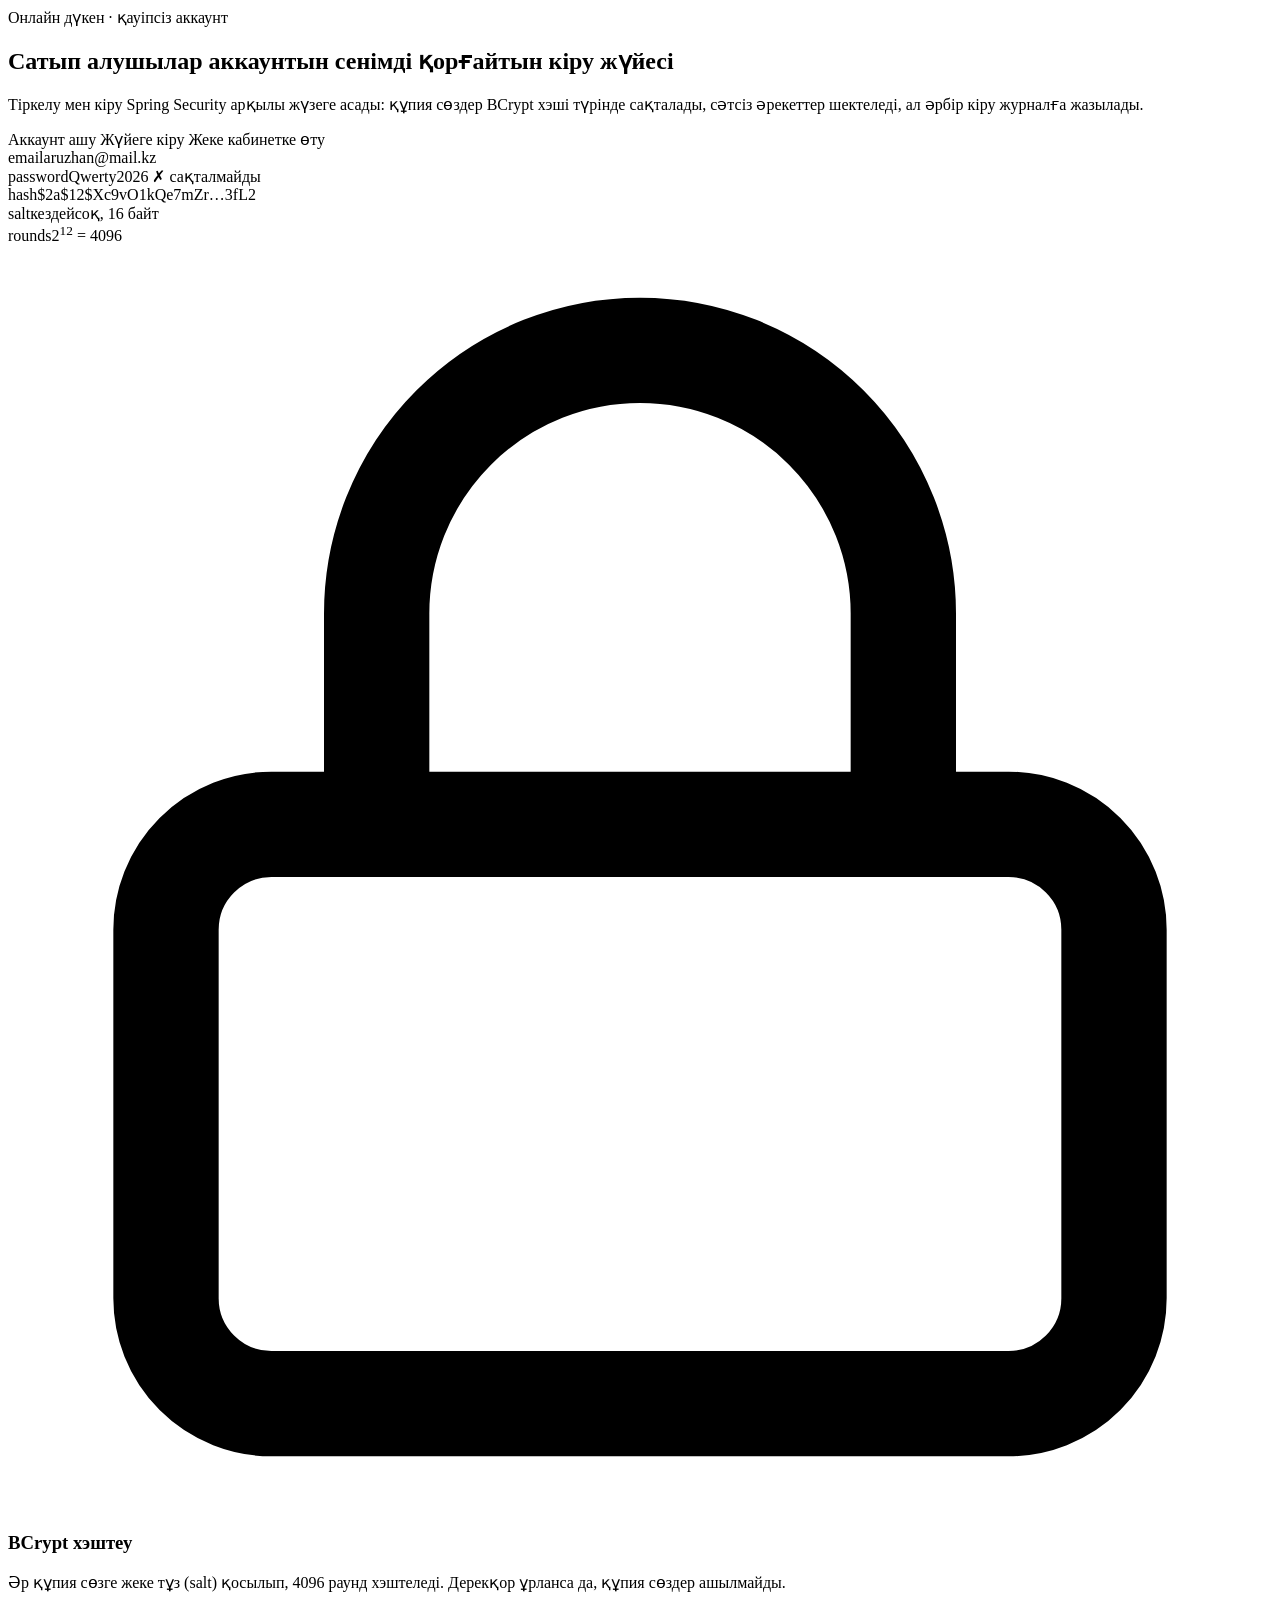
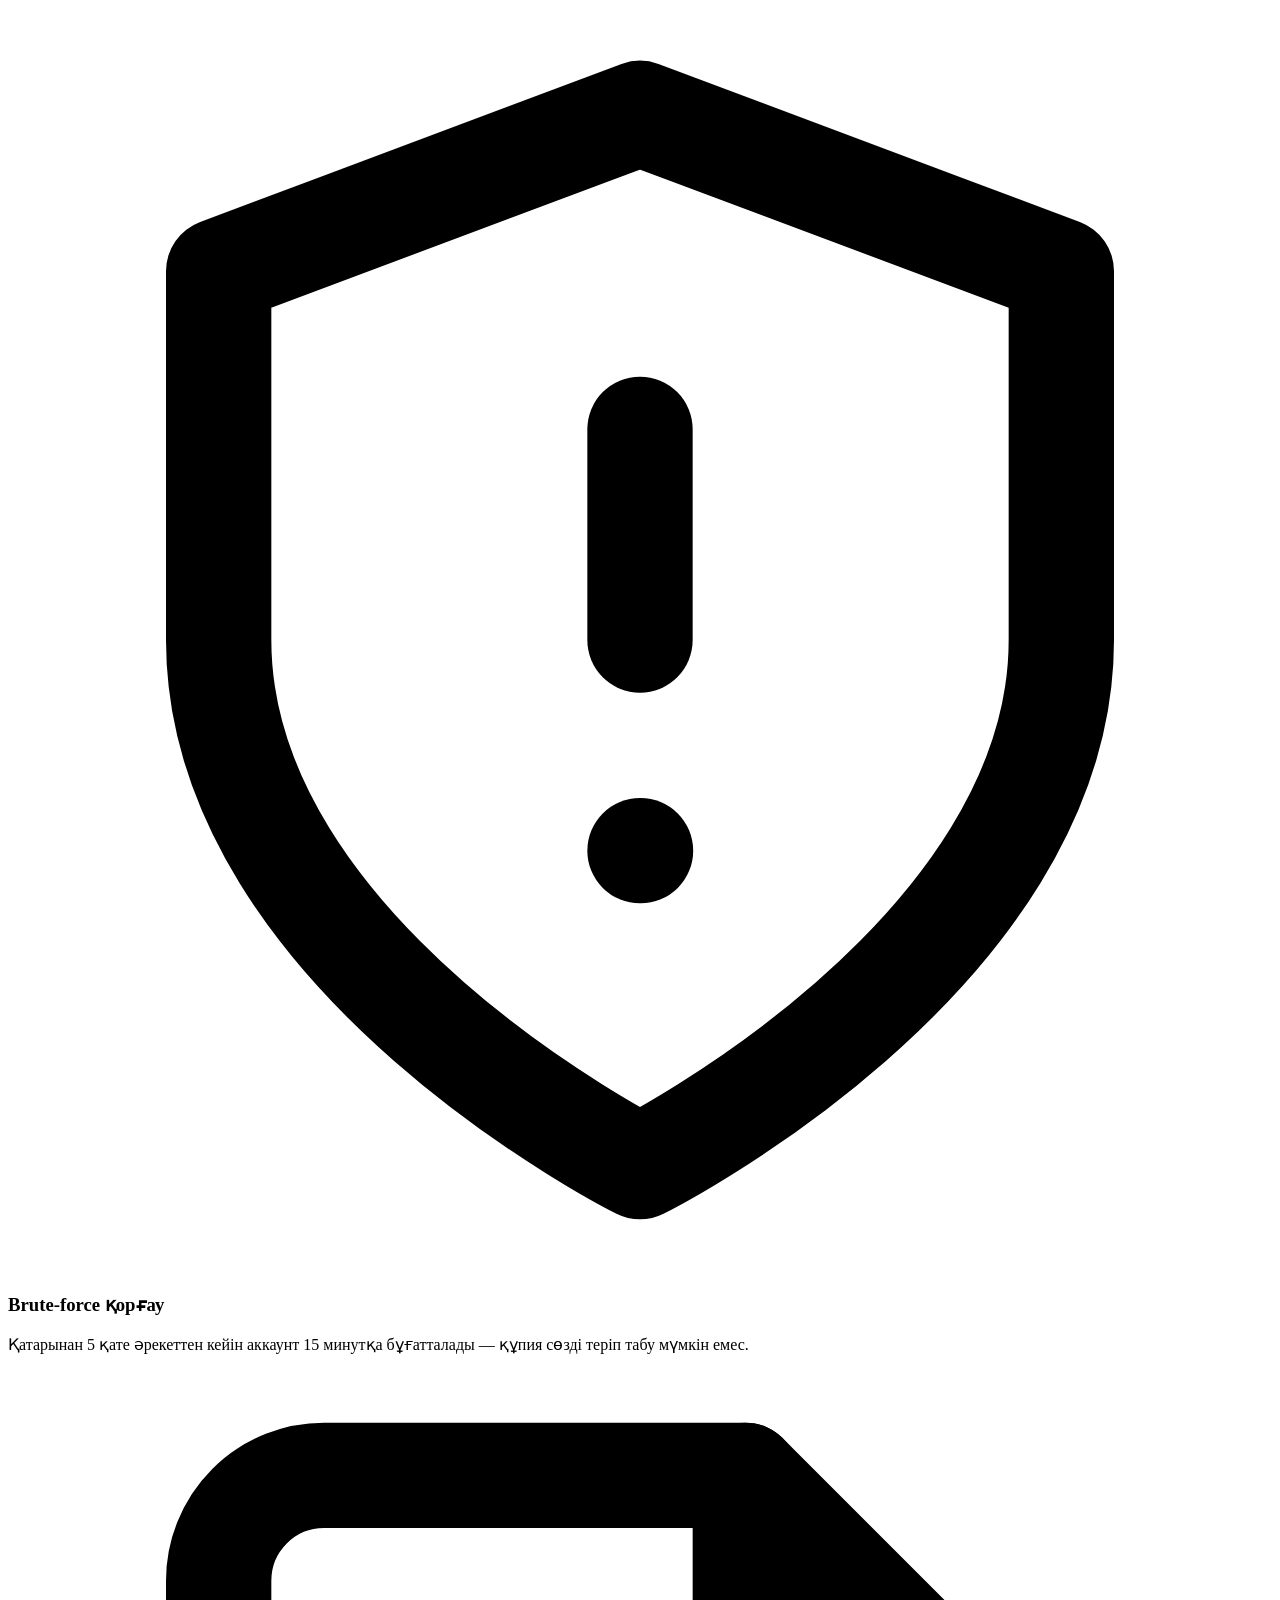
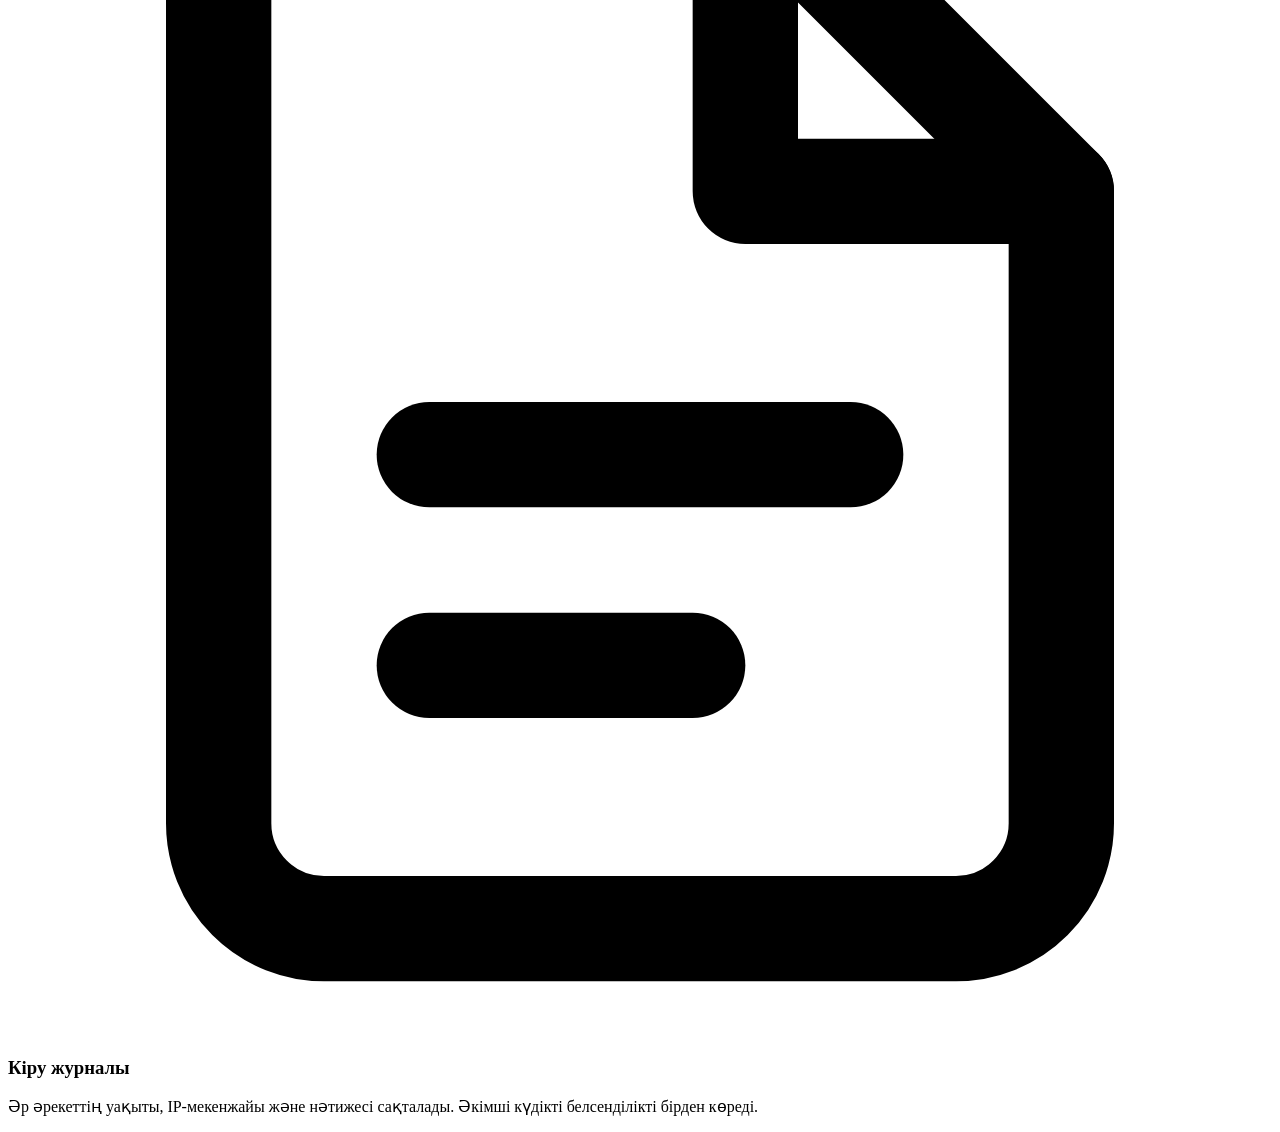
<file: src/main/resources/templates/index.html>
<!DOCTYPE html>
<html lang="kk" xmlns:th="http://www.thymeleaf.org" xmlns:sec="http://www.thymeleaf.org/extras/spring-security">
<head th:replace="~{fragments :: head('Басты бет')}"></head>
<body>
<header th:replace="~{fragments :: header}"></header>

<main>
    <section class="hero">
        <div class="container">
            <div>
                <span class="eyebrow">Онлайн дүкен · қауіпсіз аккаунт</span>
                <h1>Сатып алушылар аккаунтын сенімді қорғайтын кіру жүйесі</h1>
                <p>Тіркелу мен кіру Spring Security арқылы жүзеге асады: құпия сөздер BCrypt хэші түрінде сақталады,
                    сәтсіз әрекеттер шектеледі, ал әрбір кіру журналға жазылады.</p>
                <div class="hero-actions">
                    <a sec:authorize="isAnonymous()" class="btn btn-primary" th:href="@{/register}">Аккаунт ашу</a>
                    <a sec:authorize="isAnonymous()" class="btn btn-ghost" th:href="@{/login}">Жүйеге кіру</a>
                    <a sec:authorize="isAuthenticated()" class="btn btn-primary" th:href="@{/account}">Жеке кабинетке өту</a>
                </div>
            </div>
            <div class="hero-card" aria-label="Дерекқорда сақталатын мысал">
                <div class="row"><span class="k">email</span><span>aruzhan@mail.kz</span></div>
                <div class="row"><span class="k">password</span><span class="bad">Qwerty2026 ✗ сақталмайды</span></div>
                <div class="row"><span class="k">hash</span><span class="hash">$2a$12$Xc9vO1kQe7mZr…3fL2</span></div>
                <div class="row"><span class="k">salt</span><span>кездейсоқ, 16 байт</span></div>
                <div class="row"><span class="k">rounds</span><span>2<sup>12</sup> = 4096</span></div>
            </div>
        </div>
    </section>

    <section class="features">
        <div class="container grid-3">
            <div class="feature">
                <div class="icon"><svg viewBox="0 0 24 24" fill="none" stroke="currentColor" stroke-width="2" stroke-linecap="round" stroke-linejoin="round"><rect x="3" y="11" width="18" height="11" rx="2"/><path d="M7 11V7a5 5 0 0 1 10 0v4"/></svg></div>
                <h3>BCrypt хэштеу</h3>
                <p>Әр құпия сөзге жеке тұз (salt) қосылып, 4096 раунд хэштеледі. Дерекқор ұрланса да, құпия сөздер ашылмайды.</p>
            </div>
            <div class="feature">
                <div class="icon"><svg viewBox="0 0 24 24" fill="none" stroke="currentColor" stroke-width="2" stroke-linecap="round" stroke-linejoin="round"><path d="M12 22s8-4 8-10V5l-8-3-8 3v7c0 6 8 10 8 10z"/><path d="M12 8v4"/><path d="M12 16h.01"/></svg></div>
                <h3>Brute-force қорғау</h3>
                <p>Қатарынан 5 қате әрекеттен кейін аккаунт 15 минутқа бұғатталады — құпия сөзді теріп табу мүмкін емес.</p>
            </div>
            <div class="feature">
                <div class="icon"><svg viewBox="0 0 24 24" fill="none" stroke="currentColor" stroke-width="2" stroke-linecap="round" stroke-linejoin="round"><path d="M14 2H6a2 2 0 0 0-2 2v16a2 2 0 0 0 2 2h12a2 2 0 0 0 2-2V8z"/><path d="M14 2v6h6"/><path d="M8 13h8"/><path d="M8 17h5"/></svg></div>
                <h3>Кіру журналы</h3>
                <p>Әр әрекеттің уақыты, IP-мекенжайы және нәтижесі сақталады. Әкімші күдікті белсенділікті бірден көреді.</p>
            </div>
        </div>
    </section>
</main>

<footer th:replace="~{fragments :: footer}"></footer>
</body>
</html>
</file>
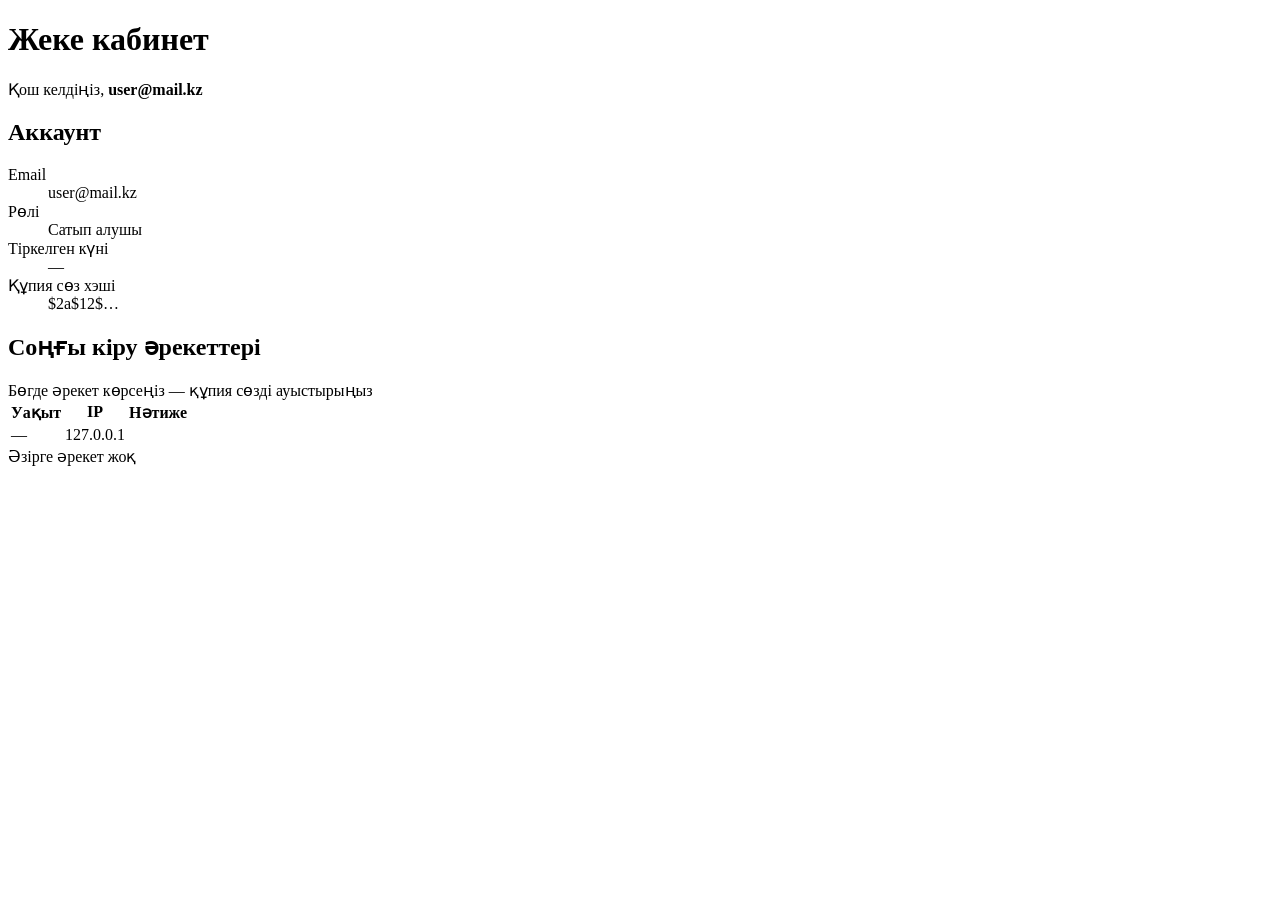
<file: src/main/resources/templates/account.html>
<!DOCTYPE html>
<html lang="kk" xmlns:th="http://www.thymeleaf.org">
<head th:replace="~{fragments :: head('Жеке кабинет')}"></head>
<body>
<header th:replace="~{fragments :: header}"></header>

<main class="container">
    <div class="page-head">
        <div>
            <h1>Жеке кабинет</h1>
            <p>Қош келдіңіз, <strong th:text="${user.email}">user@mail.kz</strong></p>
        </div>
    </div>

    <div class="two-col">
        <section class="card">
            <div class="card-head"><h2>Аккаунт</h2></div>
            <div class="card-body">
                <dl class="info-list">
                    <dt>Email</dt><dd th:text="${user.email}">user@mail.kz</dd>
                    <dt>Рөлі</dt>
                    <dd><span th:class="${user.role.name() == 'ADMIN'} ? 'badge badge-admin' : 'badge badge-user'"
                              th:text="${user.role.name() == 'ADMIN'} ? 'Әкімші' : 'Сатып алушы'">Сатып алушы</span></dd>
                    <dt>Тіркелген күні</dt><dd th:text="${@fmt.time(user.createdAt)}">—</dd>
                    <dt>Құпия сөз хэші</dt>
                    <dd class="mono" th:text="${#strings.substring(user.password, 0, 7)} + '…' + ' (BCrypt)'">$2a$12$…</dd>
                </dl>
            </div>
        </section>

        <section class="card">
            <div class="card-head"><h2>Соңғы кіру әрекеттері</h2><span>Бөгде әрекет көрсеңіз — құпия сөзді ауыстырыңыз</span></div>
            <div class="table-wrap">
                <table>
                    <thead><tr><th>Уақыт</th><th>IP</th><th>Нәтиже</th></tr></thead>
                    <tbody>
                    <tr th:each="a : ${attempts}">
                        <td th:text="${@fmt.time(a.createdAt)}">—</td>
                        <td class="mono" th:text="${a.ipAddress}">127.0.0.1</td>
                        <td><span th:replace="~{fragments :: result-badge(${a.result})}"></span></td>
                    </tr>
                    </tbody>
                </table>
                <div class="empty" th:if="${#lists.isEmpty(attempts)}">Әзірге әрекет жоқ</div>
            </div>
        </section>
    </div>
</main>

<footer th:replace="~{fragments :: footer}"></footer>
</body>
</html>
</file>
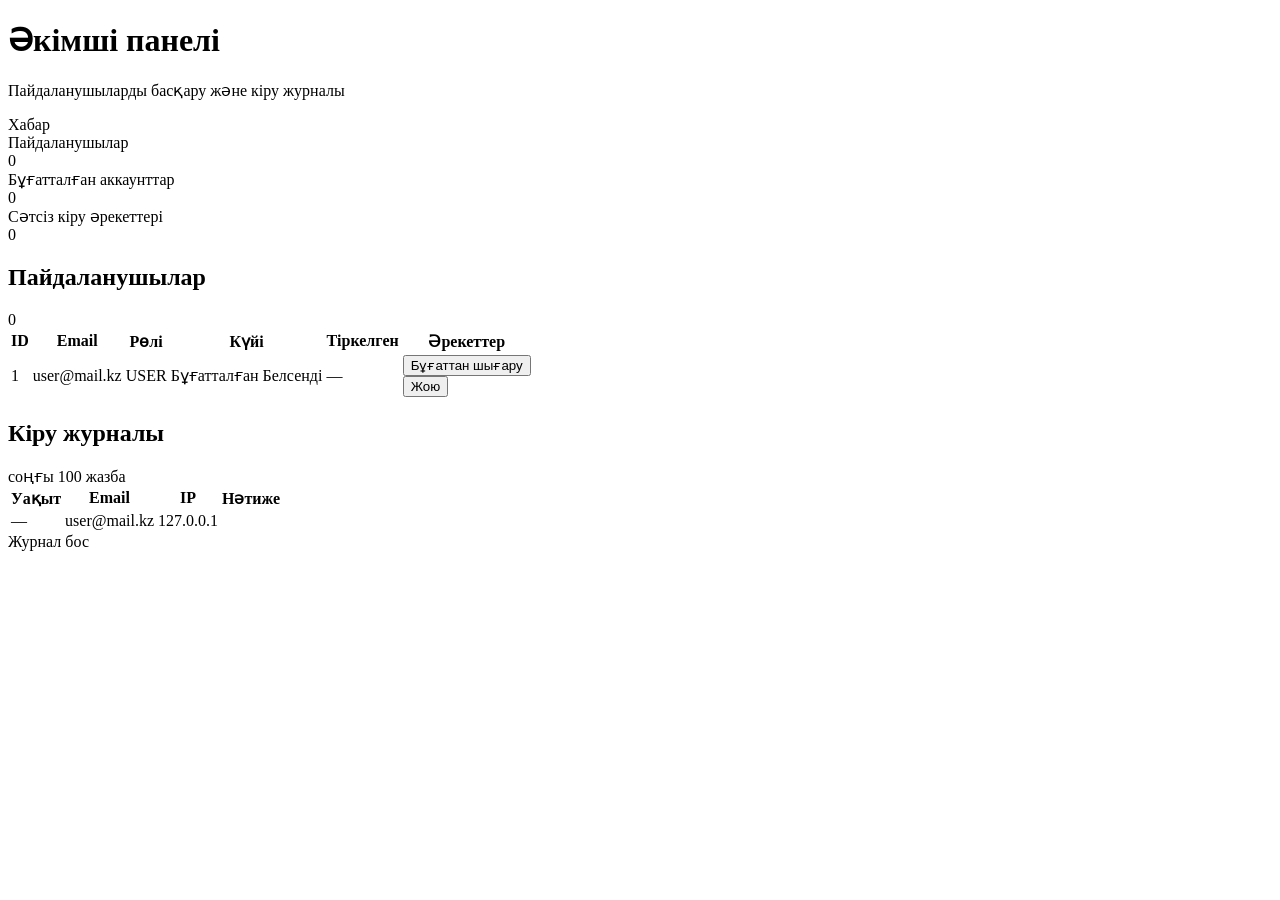
<file: src/main/resources/templates/admin.html>
<!DOCTYPE html>
<html lang="kk" xmlns:th="http://www.thymeleaf.org">
<head th:replace="~{fragments :: head('Әкімші панелі')}"></head>
<body>
<header th:replace="~{fragments :: header}"></header>

<main class="container">
    <div class="page-head">
        <div>
            <h1>Әкімші панелі</h1>
            <p>Пайдаланушыларды басқару және кіру журналы</p>
        </div>
    </div>

    <div class="alert alert-ok" th:if="${message}" th:text="${message}" role="status">Хабар</div>

    <div class="stats">
        <div class="stat"><div class="label">Пайдаланушылар</div><div class="value" th:text="${totalUsers}">0</div></div>
        <div class="stat warn"><div class="label">Бұғатталған аккаунттар</div><div class="value" th:text="${lockedUsers}">0</div></div>
        <div class="stat danger"><div class="label">Сәтсіз кіру әрекеттері</div><div class="value" th:text="${failedAttempts}">0</div></div>
    </div>

    <section class="card">
        <div class="card-head"><h2>Пайдаланушылар</h2><span th:text="${totalUsers} + ' аккаунт'">0</span></div>
        <div class="table-wrap">
            <table>
                <thead><tr><th>ID</th><th>Email</th><th>Рөлі</th><th>Күйі</th><th>Тіркелген</th><th>Әрекеттер</th></tr></thead>
                <tbody>
                <tr th:each="u : ${users}">
                    <td th:text="${u.id}">1</td>
                    <td th:text="${u.email}">user@mail.kz</td>
                    <td><span th:class="${u.role.name() == 'ADMIN'} ? 'badge badge-admin' : 'badge badge-user'" th:text="${u.role}">USER</span></td>
                    <td>
                        <span th:if="${u.isLocked(now)}" class="badge badge-warn"
                              th:text="'Бұғатталған · ' + ${@fmt.time(u.lockedUntil)} + ' дейін'">Бұғатталған</span>
                        <span th:unless="${u.isLocked(now)}" class="badge badge-ok"
                              th:text="${u.failedAttempts > 0} ? 'Белсенді · қате: ' + ${u.failedAttempts} : 'Белсенді'">Белсенді</span>
                    </td>
                    <td th:text="${@fmt.time(u.createdAt)}">—</td>
                    <td class="actions">
                        <form th:if="${u.isLocked(now)}" th:action="@{/admin/users/{id}/unlock(id=${u.id})}" method="post">
                            <button class="btn btn-sm btn-outline" type="submit">Бұғаттан шығару</button>
                        </form>
                        <form th:if="${u.role.name() != 'ADMIN'}" th:action="@{/admin/users/{id}/delete(id=${u.id})}" method="post">
                            <button class="btn btn-sm btn-danger" type="submit">Жою</button>
                        </form>
                    </td>
                </tr>
                </tbody>
            </table>
        </div>
    </section>

    <section class="card">
        <div class="card-head"><h2>Кіру журналы</h2><span>соңғы 100 жазба</span></div>
        <div class="table-wrap">
            <table>
                <thead><tr><th>Уақыт</th><th>Email</th><th>IP</th><th>Нәтиже</th></tr></thead>
                <tbody>
                <tr th:each="a : ${attempts}">
                    <td th:text="${@fmt.time(a.createdAt)}">—</td>
                    <td th:text="${a.email}">user@mail.kz</td>
                    <td class="mono" th:text="${a.ipAddress}">127.0.0.1</td>
                    <td><span th:replace="~{fragments :: result-badge(${a.result})}"></span></td>
                </tr>
                </tbody>
            </table>
            <div class="empty" th:if="${#lists.isEmpty(attempts)}">Журнал бос</div>
        </div>
    </section>
</main>

<footer th:replace="~{fragments :: footer}"></footer>
</body>
</html>
</file>
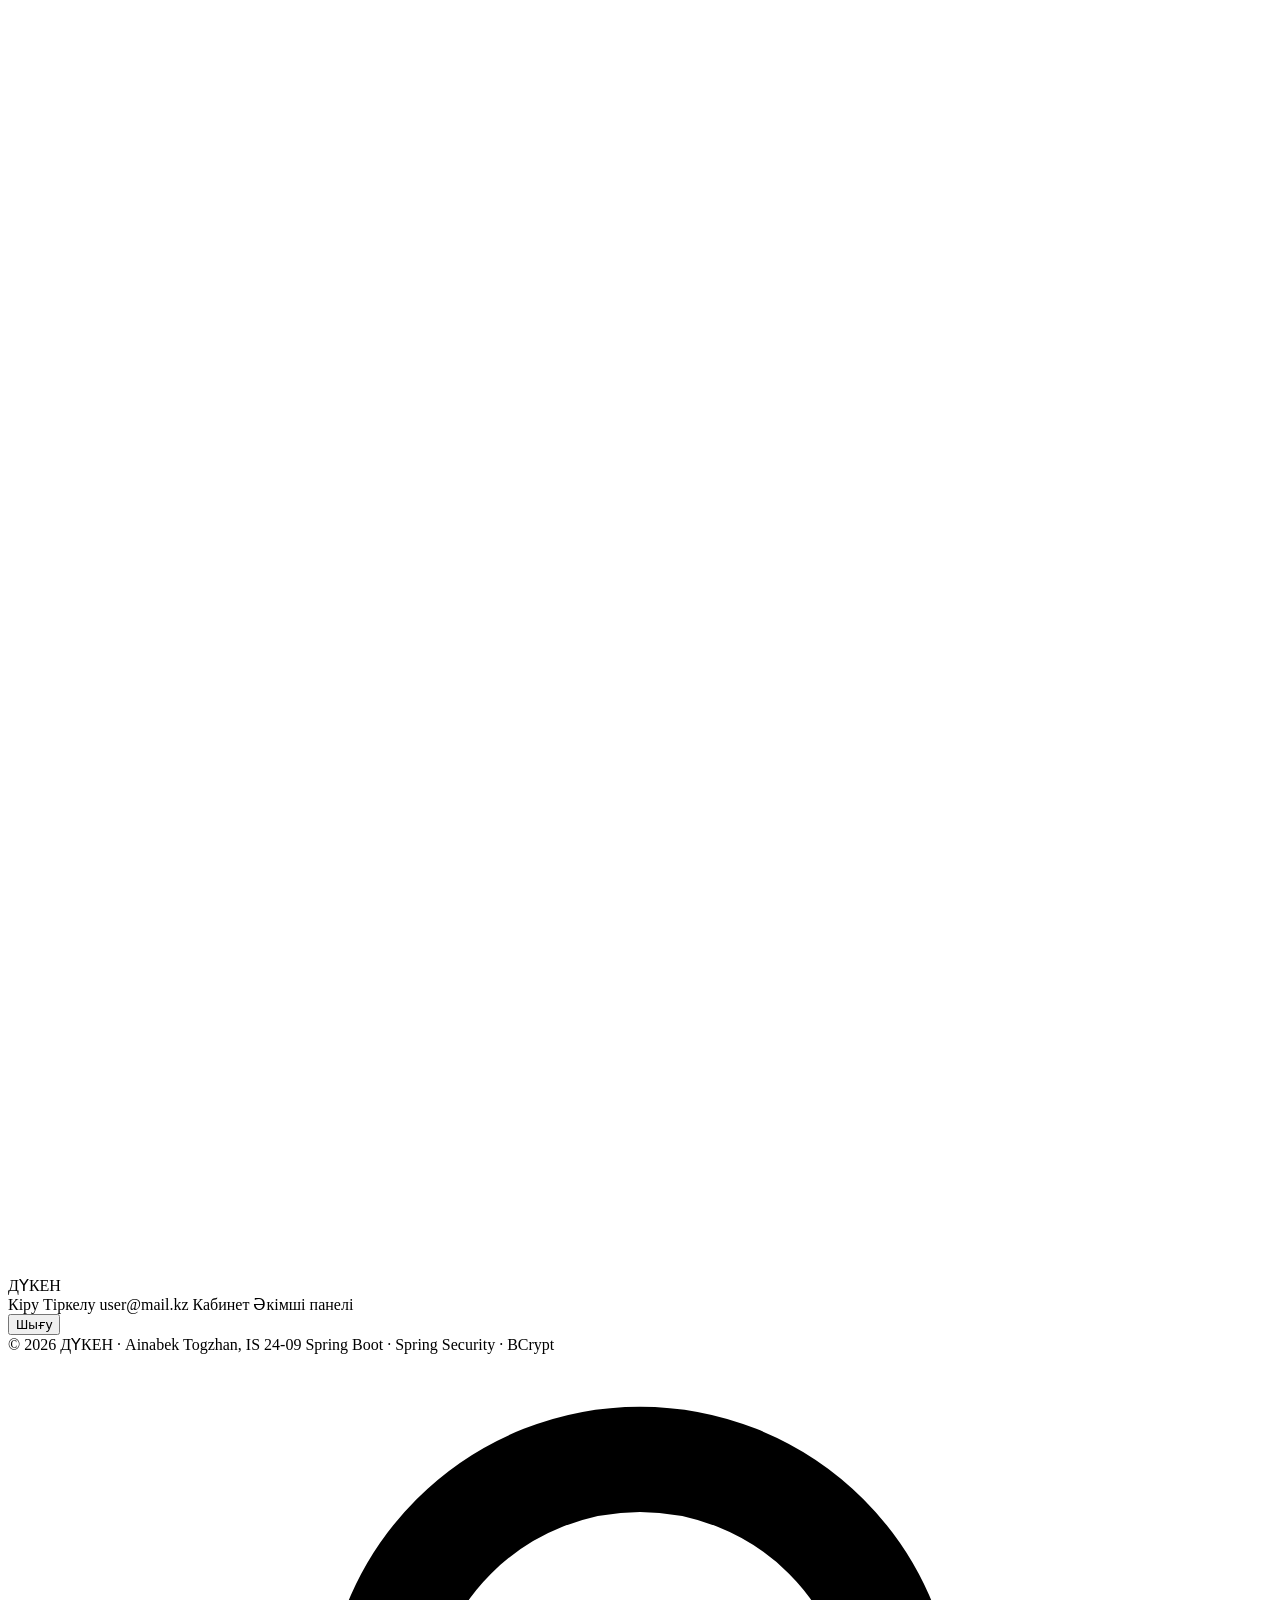
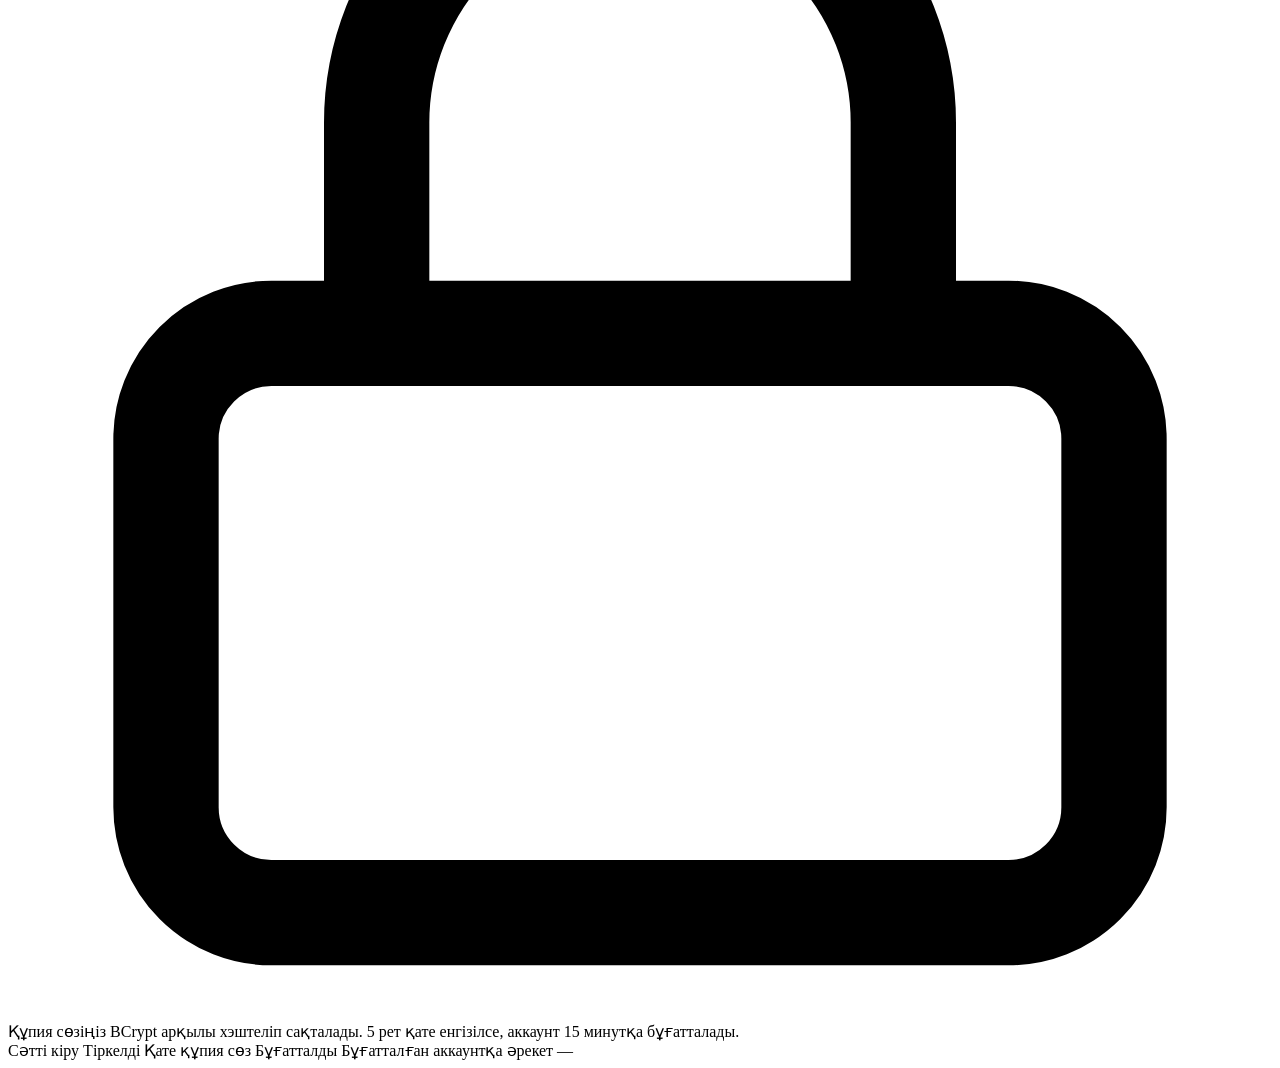
<file: src/main/resources/templates/fragments.html>
<!DOCTYPE html>
<html lang="kk" xmlns:th="http://www.thymeleaf.org" xmlns:sec="http://www.thymeleaf.org/extras/spring-security">
<head th:fragment="head(title)">
    <meta charset="UTF-8">
    <meta name="viewport" content="width=device-width, initial-scale=1">
    <title th:text="${title} + ' · ДҮКЕН'">ДҮКЕН</title>
    <link rel="stylesheet" th:href="@{/css/style.css}">
    <link rel="icon" th:href="@{/img/shield.svg}" type="image/svg+xml">
</head>
<body>

<header class="site-header" th:fragment="header">
    <div class="container">
        <a class="logo" th:href="@{/}">
            <span class="logo-mark">
                <svg viewBox="0 0 24 24" fill="none" stroke="#fff" stroke-width="2.2" stroke-linecap="round" stroke-linejoin="round"><path d="M12 22s8-4 8-10V5l-8-3-8 3v7c0 6 8 10 8 10z"/><path d="m9 12 2 2 4-4"/></svg>
            </span>
            ДҮКЕН
        </a>
        <nav class="nav">
            <th:block sec:authorize="isAnonymous()">
                <a th:href="@{/login}">Кіру</a>
                <a class="nav-cta" th:href="@{/register}">Тіркелу</a>
            </th:block>
            <th:block sec:authorize="isAuthenticated()">
                <span class="nav-user" sec:authentication="name">user@mail.kz</span>
                <a th:href="@{/account}">Кабинет</a>
                <a sec:authorize="hasRole('ADMIN')" th:href="@{/admin}">Әкімші панелі</a>
                <form th:action="@{/logout}" method="post">
                    <button type="submit">Шығу</button>
                </form>
            </th:block>
        </nav>
    </div>
</header>

<footer class="site-footer" th:fragment="footer">
    <div class="container">
        <span>© 2026 ДҮКЕН · Ainabek Togzhan, IS 24-09</span>
        <span>Spring Boot · Spring Security · BCrypt</span>
    </div>
</footer>

<div th:fragment="security-note" class="security-note">
    <svg viewBox="0 0 24 24" fill="none" stroke="currentColor" stroke-width="2" stroke-linecap="round" stroke-linejoin="round"><rect x="3" y="11" width="18" height="11" rx="2"/><path d="M7 11V7a5 5 0 0 1 10 0v4"/></svg>
    <span>Құпия сөзіңіз BCrypt арқылы хэштеліп сақталады. 5 рет қате енгізілсе, аккаунт 15 минутқа бұғатталады.</span>
</div>

<span th:fragment="result-badge(result)" th:switch="${result}">
    <span th:case="'SUCCESS'" class="badge badge-ok">Сәтті кіру</span>
    <span th:case="'REGISTERED'" class="badge badge-info">Тіркелді</span>
    <span th:case="'BAD_CREDENTIALS'" class="badge badge-bad">Қате құпия сөз</span>
    <span th:case="'LOCKED_NOW'" class="badge badge-warn">Бұғатталды</span>
    <span th:case="'ACCOUNT_LOCKED'" class="badge badge-warn">Бұғатталған аккаунтқа әрекет</span>
    <span th:case="*" class="badge badge-user" th:text="${result}">—</span>
</span>

</body>
</html>
</file>
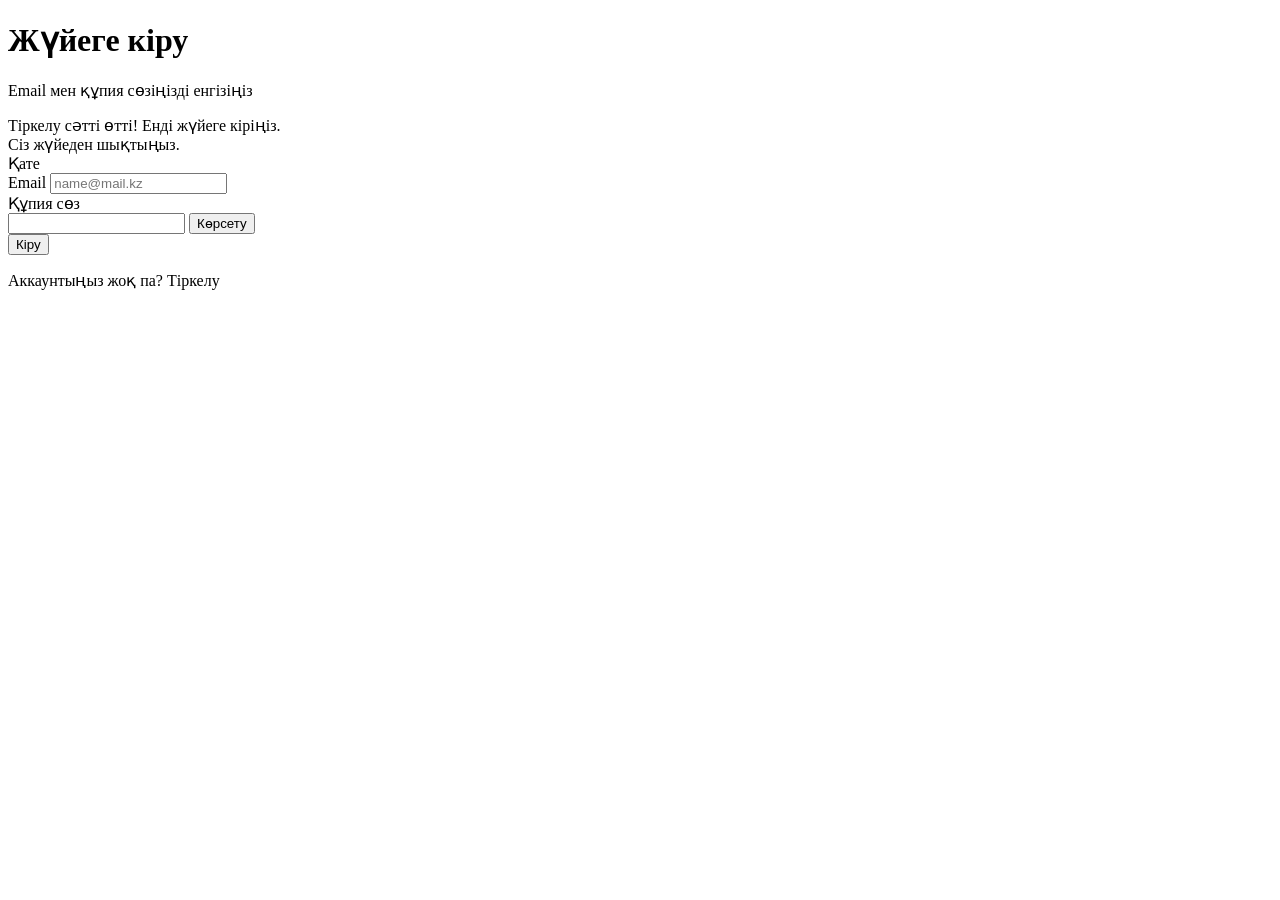
<file: src/main/resources/templates/login.html>
<!DOCTYPE html>
<html lang="kk" xmlns:th="http://www.thymeleaf.org">
<head th:replace="~{fragments :: head('Кіру')}"></head>
<body>
<header th:replace="~{fragments :: header}"></header>

<main class="auth-wrap">
    <div class="auth-card">
        <h1>Жүйеге кіру</h1>
        <p class="sub">Email мен құпия сөзіңізді енгізіңіз</p>

        <div class="alert alert-ok" th:if="${param.registered}" role="status">Тіркелу сәтті өтті! Енді жүйеге кіріңіз.</div>
        <div class="alert alert-info" th:if="${param.logout}" role="status">Сіз жүйеден шықтыңыз.</div>
        <div th:if="${error}" th:class="${locked} ? 'alert alert-warn' : 'alert alert-error'" th:text="${error}" role="alert">Қате</div>

        <form th:action="@{/login}" th:object="${form}" method="post" novalidate>
            <div class="field">
                <label for="email">Email</label>
                <input id="email" type="email" th:field="*{email}" autocomplete="username" maxlength="254"
                       th:classappend="${#fields.hasErrors('email')} ? 'invalid'" placeholder="name@mail.kz" required>
                <div class="err" th:if="${#fields.hasErrors('email')}" th:errors="*{email}"></div>
            </div>

            <div class="field">
                <label for="password">Құпия сөз</label>
                <div class="input-wrap">
                    <input id="password" type="password" th:field="*{password}" autocomplete="current-password" maxlength="128"
                           th:classappend="${#fields.hasErrors('password')} ? 'invalid'" required>
                    <button type="button" class="toggle-pass" data-toggle-pass="password">Көрсету</button>
                </div>
                <div class="err" th:if="${#fields.hasErrors('password')}" th:errors="*{password}"></div>
            </div>

            <button type="submit" class="btn btn-primary btn-block">Кіру</button>
        </form>

        <p class="auth-alt">Аккаунтыңыз жоқ па? <a th:href="@{/register}">Тіркелу</a></p>
        <div th:replace="~{fragments :: security-note}"></div>
    </div>
</main>

<footer th:replace="~{fragments :: footer}"></footer>
<script th:src="@{/js/password.js}"></script>
</body>
</html>
</file>
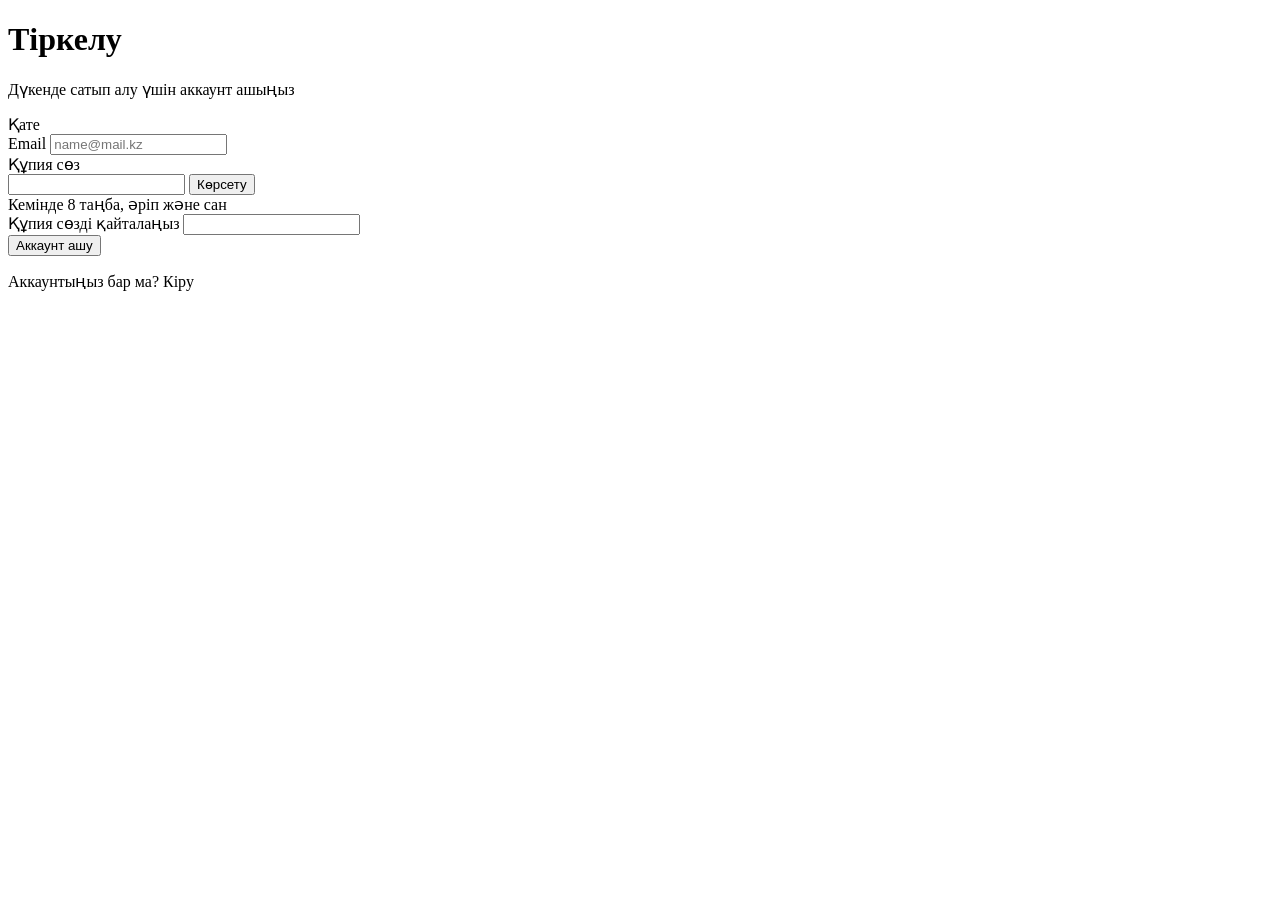
<file: src/main/resources/templates/register.html>
<!DOCTYPE html>
<html lang="kk" xmlns:th="http://www.thymeleaf.org">
<head th:replace="~{fragments :: head('Тіркелу')}"></head>
<body>
<header th:replace="~{fragments :: header}"></header>

<main class="auth-wrap">
    <div class="auth-card">
        <h1>Тіркелу</h1>
        <p class="sub">Дүкенде сатып алу үшін аккаунт ашыңыз</p>

        <div class="alert alert-error" th:if="${error}" th:text="${error}" role="alert">Қате</div>

        <form th:action="@{/register}" th:object="${form}" method="post" novalidate>
            <div class="field">
                <label for="email">Email</label>
                <input id="email" type="email" th:field="*{email}" autocomplete="email" maxlength="254"
                       th:classappend="${#fields.hasErrors('email')} ? 'invalid'" placeholder="name@mail.kz" required>
                <div class="err" th:if="${#fields.hasErrors('email')}" th:errors="*{email}"></div>
            </div>

            <div class="field">
                <label for="password">Құпия сөз</label>
                <div class="input-wrap">
                    <input id="password" type="password" th:field="*{password}" autocomplete="new-password" maxlength="128"
                           th:classappend="${#fields.hasErrors('password')} ? 'invalid'" required>
                    <button type="button" class="toggle-pass" data-toggle-pass="password">Көрсету</button>
                </div>
                <div class="meter"><span></span></div>
                <div class="meter-label">Кемінде 8 таңба, әріп және сан</div>
                <div class="err" th:if="${#fields.hasErrors('password')}" th:errors="*{password}"></div>
            </div>

            <div class="field">
                <label for="confirmPassword">Құпия сөзді қайталаңыз</label>
                <input id="confirmPassword" type="password" th:field="*{confirmPassword}" autocomplete="new-password" maxlength="128"
                       th:classappend="${#fields.hasErrors('confirmPassword')} ? 'invalid'" required>
                <div class="err" th:if="${#fields.hasErrors('confirmPassword')}" th:errors="*{confirmPassword}"></div>
            </div>

            <button type="submit" class="btn btn-primary btn-block">Аккаунт ашу</button>
        </form>

        <p class="auth-alt">Аккаунтыңыз бар ма? <a th:href="@{/login}">Кіру</a></p>
        <div th:replace="~{fragments :: security-note}"></div>
    </div>
</main>

<footer th:replace="~{fragments :: footer}"></footer>
<script th:src="@{/js/password.js}"></script>
</body>
</html>
</file>
